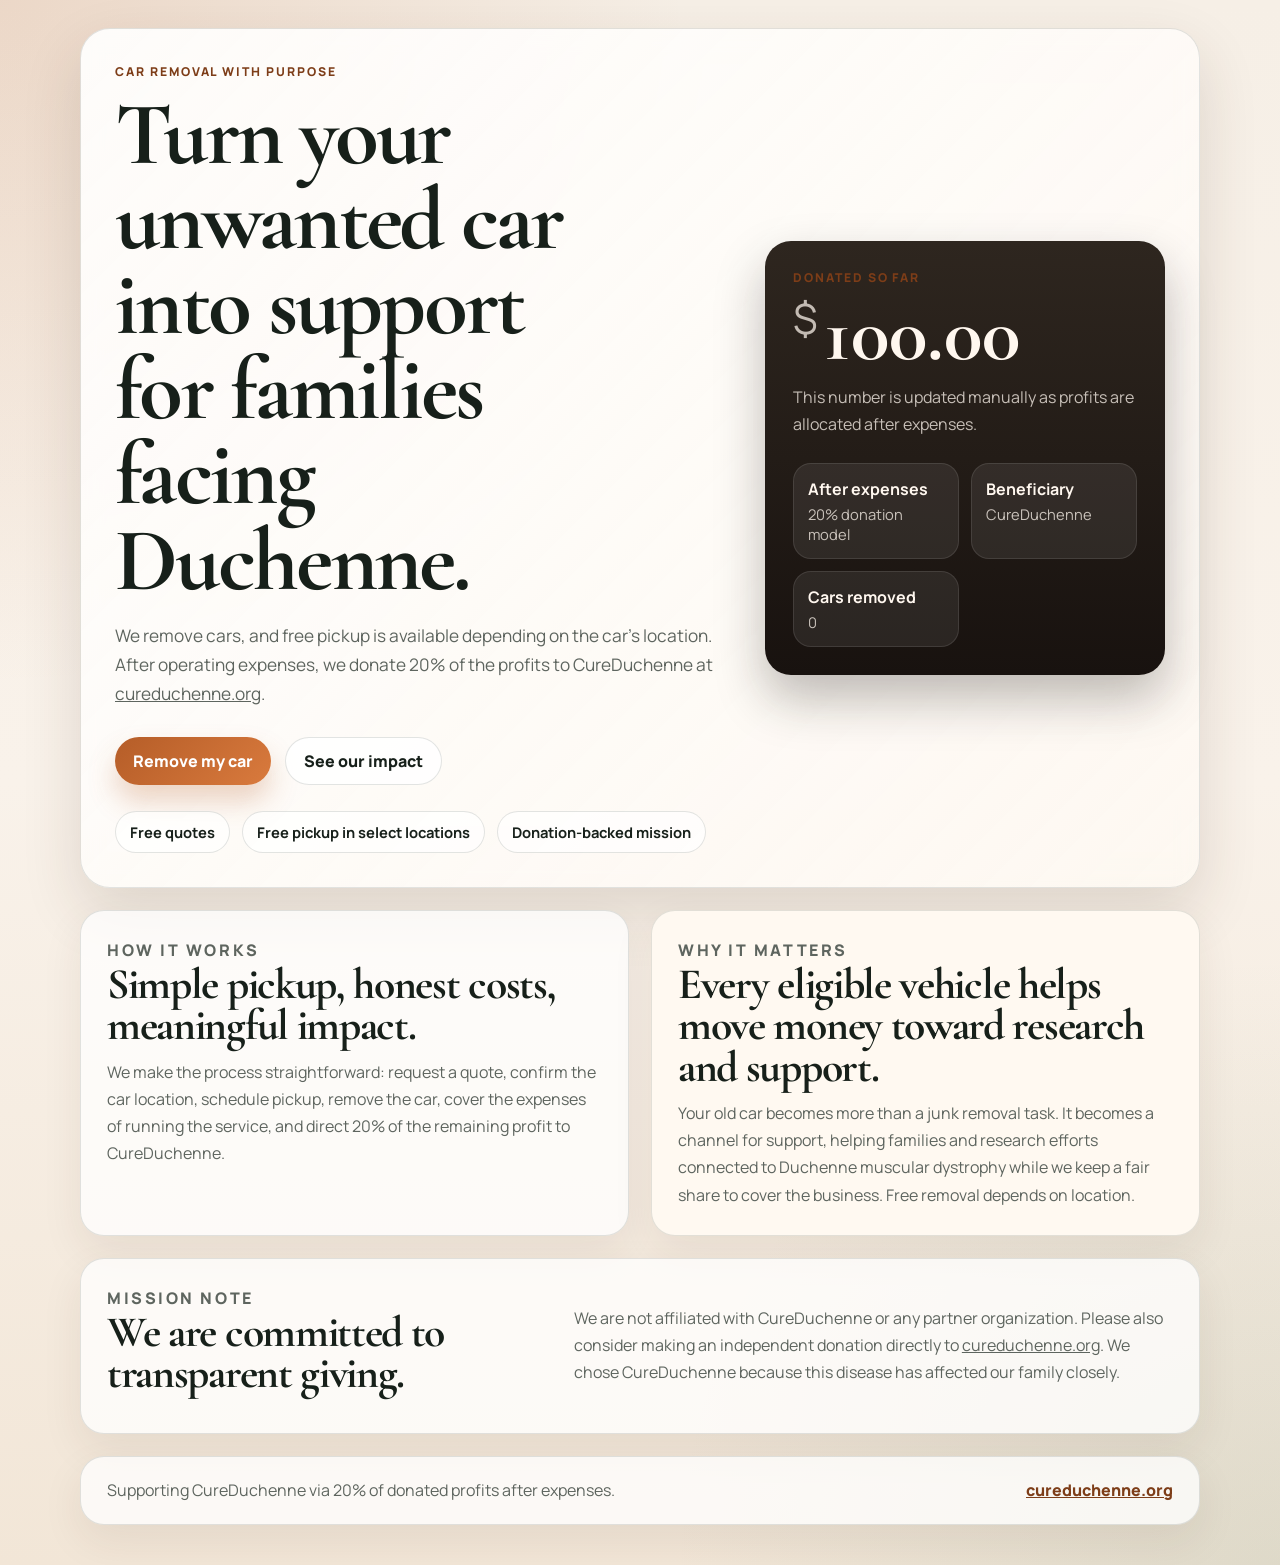
<file: index.html>
<!DOCTYPE html>
<html lang="en">
<head>
  <meta charset="UTF-8" />
  <meta name="viewport" content="width=device-width, initial-scale=1.0" />
  <meta name="description" content="Car removal service that donates 20% of profits after expenses to CureDuchenne." />
  <title>Cardo Notion | Car Removal with a Mission</title>
  <link rel="preconnect" href="https://fonts.googleapis.com">
  <link rel="preconnect" href="https://fonts.gstatic.com" crossorigin>
  <link href="https://fonts.googleapis.com/css2?family=Cormorant+Garamond:wght@500;600;700&family=Manrope:wght@400;500;600;700;800&display=swap" rel="stylesheet">
  <link rel="stylesheet" href="style.css" />
  <script src="settings-loader.js" defer></script>
</head>
<body>
  <main class="page-shell">
    <section class="hero">
      <div class="hero-copy">
        <p class="eyebrow">Car removal with purpose</p>
        <h1>Turn your unwanted car into support for families facing Duchenne.</h1>
        <p class="lede">
          We remove cars, and free pickup is available depending on the car's location. After
          operating expenses, we donate 20% of the profits to CureDuchenne at
          <a href="https://cureduchenne.org" target="_blank" rel="noreferrer">cureduchenne.org</a>.
        </p>

        <div class="hero-actions">
          <a class="button button-primary" href="remove.html">Remove my car</a>
          <a class="button button-secondary" href="#impact">See our impact</a>
        </div>

        <ul class="trust-list" aria-label="Service highlights">
          <li>Free quotes</li>
          <li>Free pickup in select locations</li>
          <li>Donation-backed mission</li>
        </ul>
      </div>

      <aside class="impact-card" id="impact" aria-label="Donation total">
        <p class="card-label">Donated so far</p>
        <div class="counter-row">
          <span class="currency">$</span>
          <span class="counter-value" id="donatedAmount">12,480</span>
        </div>
        <p class="card-note">
          This number is updated manually as profits are allocated after expenses.
        </p>
        <div class="mini-grid">
          <div>
            <strong>After expenses</strong>
            <span>20% donation model</span>
          </div>
          <div>
            <strong>Beneficiary</strong>
            <span>CureDuchenne</span>
          </div>
          <div>
            <strong>Cars removed</strong>
            <span id="carsRemoved">86</span>
          </div>
        </div>
      </aside>
    </section>

    <section class="content-grid" id="remove-car">
      <article class="panel">
        <p class="section-tag">How it works</p>
        <h2>Simple pickup, honest costs, meaningful impact.</h2>
          <p>
            We make the process straightforward: request a quote, confirm the car location,
            schedule pickup, remove the car, cover the expenses of running the service, and direct
            20% of the remaining profit to CureDuchenne.
          </p>
      </article>

      <article class="panel panel-accent">
        <p class="section-tag">Why it matters</p>
        <h2>Every eligible vehicle helps move money toward research and support.</h2>
        <p>
          Your old car becomes more than a junk removal task. It becomes a channel for support,
          helping families and research efforts connected to Duchenne muscular dystrophy while we
          keep a fair share to cover the business. Free removal depends on location.
        </p>
      </article>
    </section>

    <section class="mission-band">
      <div>
        <p class="section-tag">Mission note</p>
        <h2>We are committed to transparent giving.</h2>
      </div>
      <p id="disclaimerText">
        The donation counter on this page reflects the cumulative amount contributed so far.
        Update it as your total grows so visitors can see the real-world impact. We are not
        affiliated with CureDuchenne or any partner organization. Please also consider making an
        independent donation directly to <a href="https://cureduchenne.org" target="_blank" rel="noreferrer">cureduchenne.org</a>.
        We chose CureDuchenne because this disease has affected our family closely.
      </p>
    </section>

    <footer class="footer">
      <p>Supporting CureDuchenne via 20% of donated profits after expenses.</p>
      <p><a href="https://cureduchenne.org" target="_blank" rel="noreferrer">cureduchenne.org</a></p>
    </footer>
  </main>

</body>
</html>
</file>
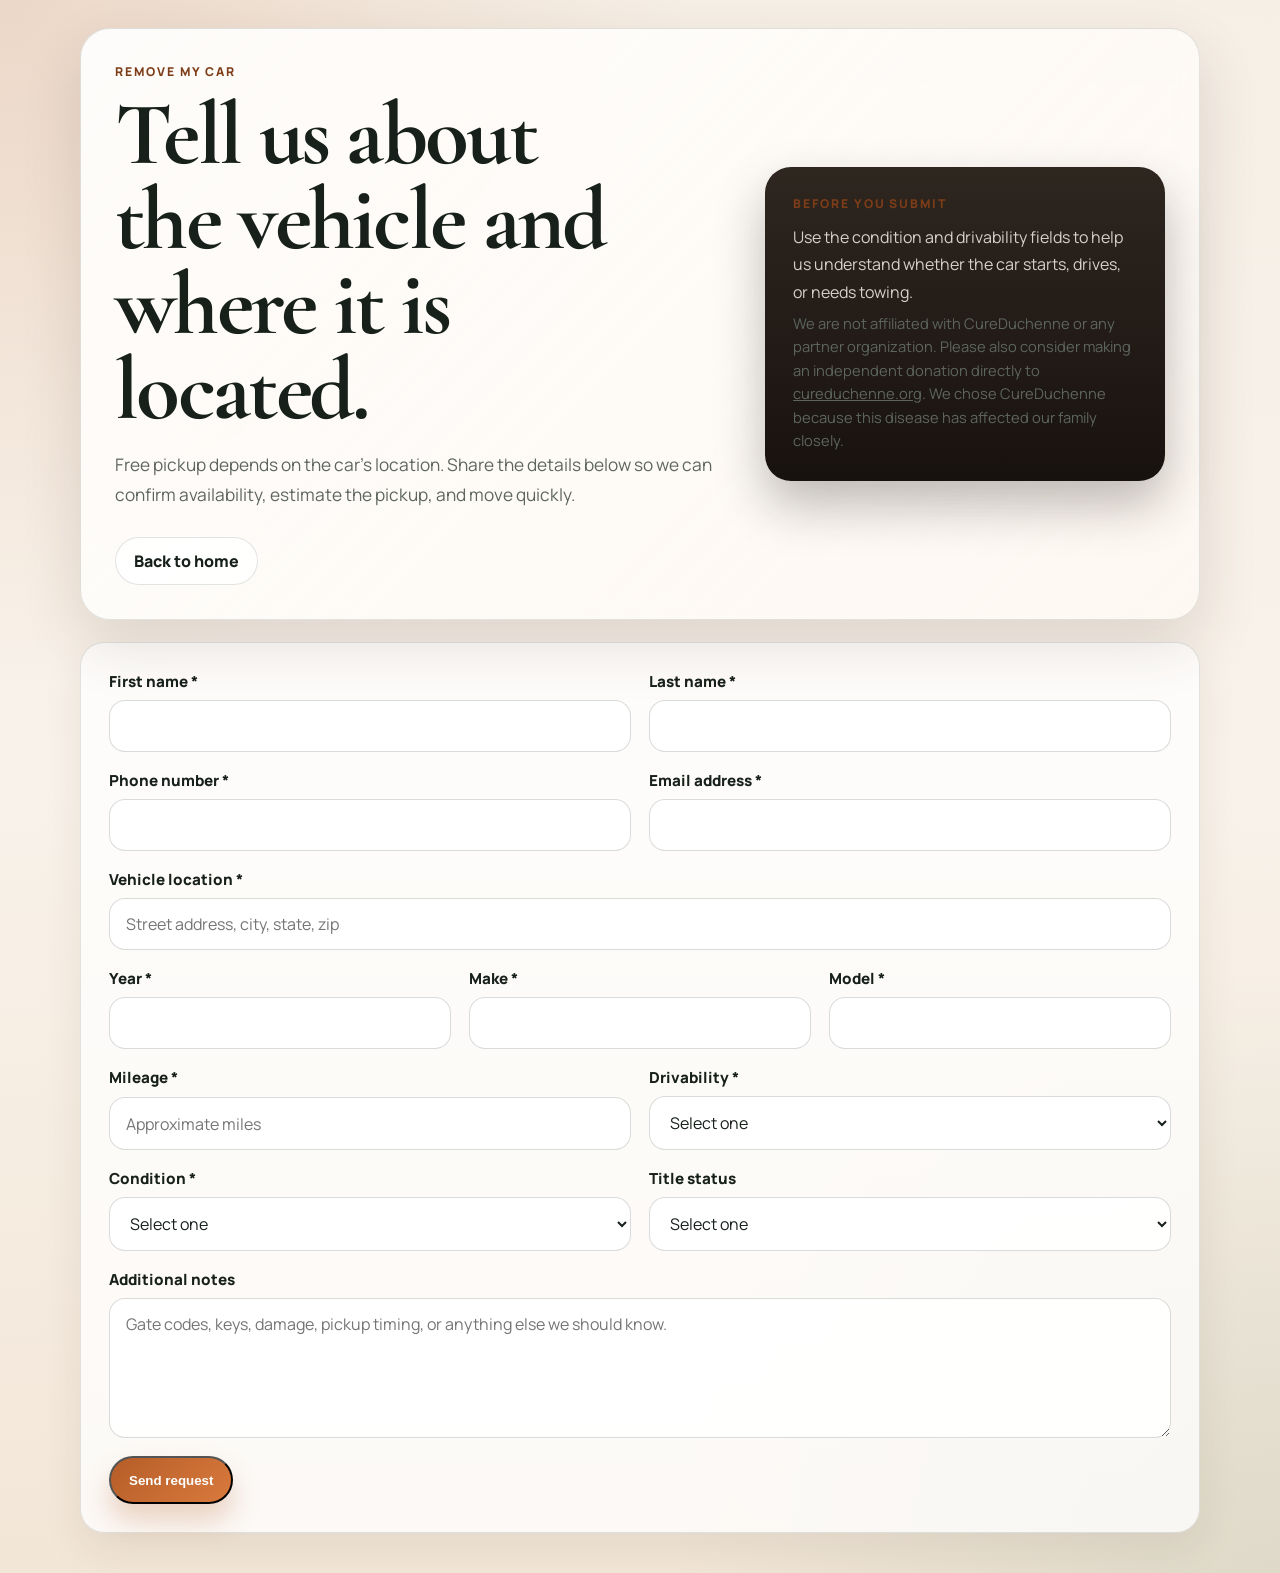
<file: remove.html>
<!DOCTYPE html>
<html lang="en">
<head>
  <meta charset="UTF-8" />
  <meta name="viewport" content="width=device-width, initial-scale=1.0" />
  <meta name="description" content="Request free or location-based car removal and send vehicle details for pickup." />
  <title>Cardo Notion | Remove My Car</title>
  <link rel="preconnect" href="https://fonts.googleapis.com">
  <link rel="preconnect" href="https://fonts.gstatic.com" crossorigin>
  <link href="https://fonts.googleapis.com/css2?family=Cormorant+Garamond:wght@500;600;700&family=Manrope:wght@400;500;600;700;800&display=swap" rel="stylesheet">
  <link rel="stylesheet" href="style.css" />
  <script src="settings-loader.js" defer></script>
</head>
<body>
  <main class="page-shell">
    <section class="hero hero--form">
      <div class="hero-copy">
        <p class="eyebrow">Remove my car</p>
        <h1 id="removePageTitle">Tell us about the vehicle and where it is located.</h1>
        <p class="lede" id="removePageIntro">
          Free pickup depends on the car's location. Share the details below so we can confirm
          availability, estimate the pickup, and move quickly.
        </p>
        <div class="hero-actions">
          <a class="button button-secondary" href="index.html">Back to home</a>
        </div>
      </div>

      <aside class="impact-card form-note" aria-label="Pickup note">
        <p class="card-label">Before you submit</p>
        <p class="card-note card-note--light" id="removePageNote">
          Use the condition and drivability fields to help us understand whether the car starts,
          drives, or needs towing.
        </p>
        <p class="disclaimer" id="removeDisclaimer">
          We are not affiliated with CureDuchenne or any partner organization. Please also
          consider making an independent donation directly to
          <a href="https://cureduchenne.org" target="_blank" rel="noreferrer">cureduchenne.org</a>.
          We chose CureDuchenne because this disease has affected our family closely.
        </p>
      </aside>
    </section>

    <section class="form-section">
      <div class="form-panel">
        <form class="car-form" action="https://formsubmit.co/c72016e823c5eae783a99ddb5f0ad90a" method="POST">
          <input type="hidden" name="_subject" value="New Car Removal Request — Cardo Notion" />
          <input type="hidden" name="_captcha" value="true" />
          <input type="hidden" name="_template" value="table" />
          <input type="text" name="_honey" style="display:none" />

          <div class="form-grid form-grid--two">
            <div class="field">
              <label for="firstName">First name *</label>
              <input id="firstName" name="first_name" type="text" autocomplete="given-name" required />
            </div>
            <div class="field">
              <label for="lastName">Last name *</label>
              <input id="lastName" name="last_name" type="text" autocomplete="family-name" required />
            </div>
          </div>

          <div class="form-grid form-grid--two">
            <div class="field">
              <label for="phone">Phone number *</label>
              <input id="phone" name="phone" type="tel" autocomplete="tel" required />
            </div>
            <div class="field">
              <label for="email">Email address *</label>
              <input id="email" name="email" type="email" autocomplete="email" required />
            </div>
          </div>

          <div class="field">
            <label for="location">Vehicle location *</label>
            <input id="location" name="vehicle_location" type="text" placeholder="Street address, city, state, zip" autocomplete="street-address" required />
          </div>

          <div class="form-grid form-grid--three">
            <div class="field">
              <label for="year">Year *</label>
              <input id="year" name="year" type="number" min="1900" max="2100" inputmode="numeric" required />
            </div>
            <div class="field">
              <label for="make">Make *</label>
              <input id="make" name="make" type="text" required />
            </div>
            <div class="field">
              <label for="model">Model *</label>
              <input id="model" name="model" type="text" required />
            </div>
          </div>

          <div class="form-grid form-grid--two">
            <div class="field">
              <label for="mileage">Mileage *</label>
              <input id="mileage" name="mileage" type="number" min="0" inputmode="numeric" placeholder="Approximate miles" required />
            </div>
            <div class="field">
              <label for="drivable">Drivability *</label>
              <select id="drivable" name="drivability" required>
                <option value="">Select one</option>
                <option>Starts and drives</option>
                <option>Starts, but does not drive</option>
                <option>Does not start</option>
                <option>Not sure</option>
              </select>
            </div>
          </div>

          <div class="form-grid form-grid--two">
            <div class="field">
              <label for="condition">Condition *</label>
              <select id="condition" name="condition" required>
                <option value="">Select one</option>
                <option>Excellent</option>
                <option>Good</option>
                <option>Fair</option>
                <option>Poor</option>
                <option>Needs towing</option>
              </select>
            </div>
            <div class="field">
              <label for="titleStatus">Title status</label>
              <select id="titleStatus" name="title_status">
                <option value="">Select one</option>
                <option>Have title in hand</option>
                <option>Title available soon</option>
                <option>No title</option>
                <option>Not sure</option>
              </select>
            </div>
          </div>

          <div class="field">
            <label for="notes">Additional notes</label>
            <textarea id="notes" name="notes" rows="5" placeholder="Gate codes, keys, damage, pickup timing, or anything else we should know."></textarea>
          </div>

          <button type="submit" class="button button-primary form-submit">Send request</button>
        </form>
      </div>
    </section>
  </main>
</body>
</html>
</file>
<file: style.css>
:root {
  color-scheme: light;
  --bg: #f6efe6;
  --bg-alt: #efe2d2;
  --surface: rgba(255, 255, 255, 0.76);
  --surface-strong: #fff9f1;
  --text: #17201a;
  --muted: #5e655f;
  --accent: #b55d28;
  --accent-strong: #7d3d18;
  --border: rgba(23, 32, 26, 0.12);
  --shadow: 0 24px 60px rgba(61, 41, 26, 0.14);
}

* {
  box-sizing: border-box;
}

html {
  scroll-behavior: smooth;
}

body {
  margin: 0;
  min-height: 100vh;
  font-family: "Manrope", "Segoe UI", sans-serif;
  color: var(--text);
  background:
    radial-gradient(circle at top left, rgba(181, 93, 40, 0.16), transparent 34%),
    radial-gradient(circle at bottom right, rgba(120, 150, 126, 0.16), transparent 30%),
    linear-gradient(180deg, var(--bg) 0%, #f9f2ea 50%, #f2e6d7 100%);
}

a {
  color: inherit;
}

.page-shell {
  width: min(1120px, calc(100% - 32px));
  margin: 0 auto;
  padding: 28px 0 40px;
}

.hero,
.content-grid,
.mission-band,
.footer {
  animation: rise 700ms ease both;
}

.hero {
  display: grid;
  grid-template-columns: minmax(0, 1.4fr) minmax(320px, 0.9fr);
  gap: 28px;
  align-items: center;
  padding: 34px;
  border: 1px solid var(--border);
  border-radius: 30px;
  background: linear-gradient(135deg, rgba(255, 255, 255, 0.9), rgba(255, 250, 244, 0.74));
  box-shadow: var(--shadow);
  backdrop-filter: blur(10px);
}

.hero--form {
  margin-bottom: 22px;
}

.eyebrow,
.section-tag,
.card-label {
  margin: 0 0 12px;
  text-transform: uppercase;
  letter-spacing: 0.16em;
  font-size: 0.76rem;
  font-weight: 800;
  color: var(--accent-strong);
}

h1,
h2 {
  margin: 0;
  font-family: "Cormorant Garamond", Georgia, serif;
  line-height: 0.95;
  letter-spacing: -0.03em;
}

h1 {
  font-size: clamp(3rem, 7vw, 5.8rem);
  max-width: 12ch;
}

h2 {
  font-size: clamp(2rem, 3.4vw, 3rem);
  margin-bottom: 12px;
}

.lede,
.panel p,
.mission-band p,
.card-note,
.footer p {
  margin: 0;
  color: var(--muted);
  font-size: 1rem;
  line-height: 1.7;
}

.lede {
  max-width: 60ch;
  margin-top: 18px;
  font-size: 1.08rem;
}

.hero-actions {
  display: flex;
  flex-wrap: wrap;
  gap: 14px;
  margin-top: 28px;
}

.button {
  display: inline-flex;
  align-items: center;
  justify-content: center;
  min-height: 48px;
  padding: 0 18px;
  border-radius: 999px;
  text-decoration: none;
  font-weight: 800;
  transition: transform 160ms ease, box-shadow 160ms ease, background 160ms ease;
}

.button:hover {
  transform: translateY(-1px);
}

.button-primary {
  color: white;
  background: linear-gradient(135deg, var(--accent), #d97a3d);
  box-shadow: 0 16px 28px rgba(181, 93, 40, 0.26);
}

.button-secondary {
  border: 1px solid var(--border);
  background: rgba(255, 255, 255, 0.8);
}

.trust-list {
  display: flex;
  flex-wrap: wrap;
  gap: 12px;
  list-style: none;
  padding: 0;
  margin: 26px 0 0;
}

.trust-list li {
  padding: 10px 14px;
  border-radius: 999px;
  background: rgba(255, 255, 255, 0.66);
  border: 1px solid var(--border);
  color: var(--text);
  font-size: 0.92rem;
  font-weight: 700;
}

.impact-card {
  padding: 28px;
  border-radius: 26px;
  background: linear-gradient(180deg, #2e261f 0%, #18120f 100%);
  color: #fff7ef;
  box-shadow: 0 24px 50px rgba(24, 18, 15, 0.28);
}

.counter-row {
  display: flex;
  align-items: flex-start;
  gap: 6px;
  margin: 4px 0 14px;
}

.currency {
  font-size: clamp(1.8rem, 4vw, 2.6rem);
  line-height: 1;
  color: rgba(255, 247, 239, 0.72);
}

.counter-value {
  font-family: "Cormorant Garamond", Georgia, serif;
  font-size: clamp(3.3rem, 7vw, 5rem);
  line-height: 0.9;
  font-weight: 700;
}

.card-note {
  color: rgba(255, 247, 239, 0.74);
}

.mini-grid {
  display: grid;
  grid-template-columns: repeat(2, minmax(0, 1fr));
  gap: 12px;
  margin-top: 24px;
}

.mini-grid div {
  padding: 14px;
  border-radius: 18px;
  background: rgba(255, 255, 255, 0.08);
  border: 1px solid rgba(255, 255, 255, 0.1);
}

.mini-grid strong,
.mini-grid span {
  display: block;
}

.mini-grid span {
  margin-top: 4px;
  color: rgba(255, 247, 239, 0.74);
  font-size: 0.92rem;
}

.content-grid {
  display: grid;
  grid-template-columns: repeat(2, minmax(0, 1fr));
  gap: 22px;
  margin-top: 22px;
}

.panel,
.mission-band,
.footer {
  border: 1px solid var(--border);
  border-radius: 24px;
  background: var(--surface);
  box-shadow: 0 16px 42px rgba(61, 41, 26, 0.08);
}

.panel {
  padding: 26px;
}

.panel-accent {
  background: var(--surface-strong);
}

.mission-band {
  display: grid;
  grid-template-columns: minmax(0, 0.85fr) minmax(0, 1.15fr);
  gap: 24px;
  padding: 26px;
  margin-top: 22px;
  align-items: center;
}

.footer {
  display: flex;
  justify-content: space-between;
  gap: 16px;
  align-items: center;
  padding: 20px 26px;
  margin-top: 22px;
}

.footer a {
  color: var(--accent-strong);
  font-weight: 800;
}

.form-section {
  margin-top: 22px;
}

.form-panel {
  padding: 28px;
  border: 1px solid var(--border);
  border-radius: 24px;
  background: var(--surface);
  box-shadow: 0 16px 42px rgba(61, 41, 26, 0.08);
}

.car-form {
  display: grid;
  gap: 18px;
}

.form-grid {
  display: grid;
  gap: 18px;
}

.form-grid--two {
  grid-template-columns: repeat(2, minmax(0, 1fr));
}

.form-grid--three {
  grid-template-columns: repeat(3, minmax(0, 1fr));
}

.field {
  display: grid;
  gap: 8px;
}

.field label {
  font-weight: 800;
  color: var(--text);
  font-size: 0.95rem;
}

.field input,
.field select,
.field textarea {
  width: 100%;
  border: 1px solid rgba(23, 32, 26, 0.16);
  border-radius: 16px;
  padding: 14px 16px;
  font: inherit;
  background: rgba(255, 255, 255, 0.9);
  color: var(--text);
  outline: none;
  transition: border-color 160ms ease, box-shadow 160ms ease, transform 160ms ease;
}

.field textarea {
  resize: vertical;
  min-height: 132px;
}

.field input:focus,
.field select:focus,
.field textarea:focus {
  border-color: rgba(181, 93, 40, 0.5);
  box-shadow: 0 0 0 4px rgba(181, 93, 40, 0.12);
}

.form-submit {
  width: fit-content;
}

.disclaimer {
  margin: 6px 0 0;
  color: var(--muted);
  font-size: 0.92rem;
  line-height: 1.6;
}

.card-note--light {
  color: rgba(255, 247, 239, 0.82);
}

.form-note {
  display: grid;
  align-content: start;
}

@keyframes rise {
  from {
    opacity: 0;
    transform: translateY(10px);
  }
  to {
    opacity: 1;
    transform: translateY(0);
  }
}

@media (max-width: 900px) {
  .hero,
  .content-grid,
  .mission-band,
  .footer {
    grid-template-columns: 1fr;
    flex-direction: column;
  }

  .footer {
    align-items: flex-start;
  }

  .form-grid--two,
  .form-grid--three {
    grid-template-columns: 1fr;
  }
}

@media (max-width: 640px) {
  .page-shell {
    width: min(100% - 20px, 1120px);
    padding-top: 10px;
  }

  .hero,
  .panel,
  .mission-band,
  .footer,
  .impact-card {
    padding: 20px;
    border-radius: 20px;
  }

  .mini-grid {
    grid-template-columns: 1fr;
  }

  .hero-actions {
    flex-direction: column;
  }

  .button {
    width: 100%;
  }
}
</file>
